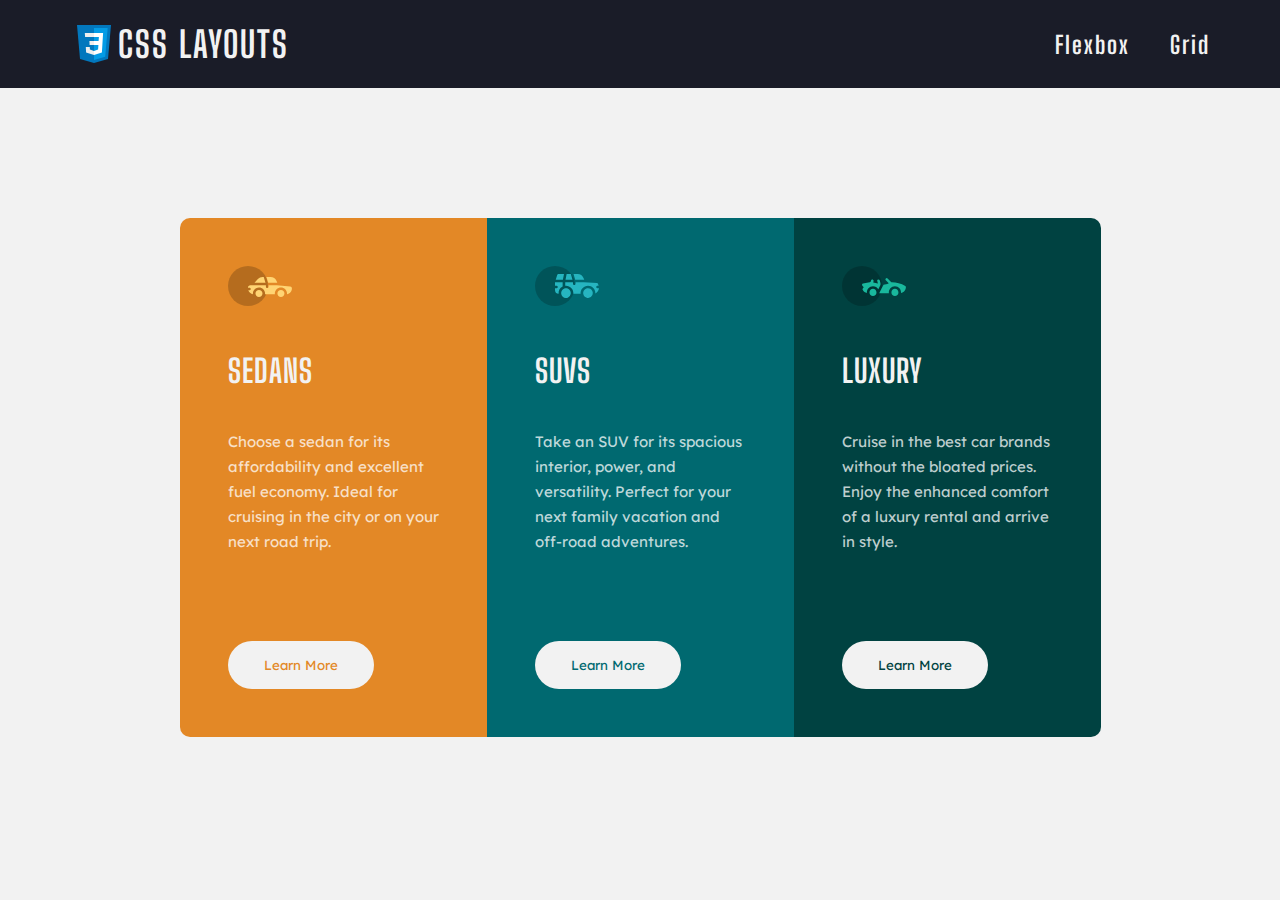
<file: index.html>
<!DOCTYPE html>
<html lang="en">
<head>
    <meta charset="UTF-8">
    <meta http-equiv="X-UA-Compatible" content="IE=edge">
    <meta name="viewport" content="width=device-width, initial-scale=1.0">
    <title>Flexbox layout</title>
    <link rel="stylesheet" href="style.css" type="text/css">
    <!-- Google Fonts -->
    <link href="https://fonts.googleapis.com/css2?family=Lexend+Deca&display=swap" rel="stylesheet">
    <link href="https://fonts.googleapis.com/css2?family=Big+Shoulders+Display&display=swap" rel="stylesheet">
</head>
<body id="flex">
    <header>
        <nav class="nav-flex">
            <div class="logo"><img src="icons and images/icons8-css3.svg" alt="CSS">CSS LAYOUTS</div>
            <div class="nav-links">
                <a href="index.html" class="nav-item color-flex">Flexbox</a>
                <a href="grid.html" class="nav-item color-flex">Grid</a>
            </div>
        </nav>
    </header>
    <main id="flexbox">
        <section class="flex-container">
            <article class="card sedans">
                <svg width="64" height="40" xmlns="http://www.w3.org/2000/svg"><g fill="none" fill-rule="evenodd"><circle fill="#000" opacity=".201" cx="20" cy="20" r="20"/><path d="M52.936 24.11c1.942 0 3.517 1.542 3.517 3.445 0 1.903-1.575 3.445-3.517 3.445s-3.516-1.542-3.516-3.445c0-1.903 1.574-3.445 3.516-3.445zm-21.957 0c1.942 0 3.517 1.542 3.517 3.445 0 1.903-1.575 3.445-3.517 3.445s-3.516-1.542-3.516-3.445c0-1.903 1.574-3.445 3.516-3.445zm6.948-4.848v1.429c0 .716.61 1.293 1.348 1.259a1.295 1.295 0 001.225-1.295v-1.393h8.256l13.483 1.313c.956.093 1.676.881 1.676 1.814 0 2.89-2.126 5.303-4.926 5.819.397-3.557-2.458-6.62-6.053-6.62-3.646 0-6.504 3.14-6.039 6.723h-9.879c.466-3.588-2.397-6.722-6.039-6.722-3.595 0-6.45 3.062-6.052 6.62-2.14-.398-3.916-1.912-4.61-3.931h1.142c.731 0 1.32-.598 1.285-1.322-.033-.678-.629-1.2-1.322-1.2H20v-.251c0-1.274 1.066-2.243 2.306-2.243h15.62zM42.59 11c2.645 0 4.99 1.556 5.972 3.963l.726 1.779H40.17L38.413 11h4.178zm-6.865 0l1.758 5.741H26.505l3.357-3.654A6.502 6.502 0 0134.644 11h1.082z" fill="#FFD473" fill-rule="nonzero"/></g></svg>
                <h1>SEDANS</h1>
                <p>Choose a sedan for its affordability and excellent fuel economy. Ideal for cruising in the city or on your next road trip.</p>
                <button type="submit" class="btn1">Learn More</button>
            </article>
            <article class="card suvs">
                <svg width="64" height="40" xmlns="http://www.w3.org/2000/svg"><g fill="none" fill-rule="evenodd"><circle fill="#000" opacity=".201" cx="20" cy="20" r="20"/><path d="M31.002 22.358c2.917 0 5.18 2.593 4.762 5.506a4.828 4.828 0 01-2.962 3.778 4.797 4.797 0 01-5.3-1.165c-1.188-1.26-1.235-2.613-1.263-2.613-.42-2.924 1.857-5.506 4.763-5.506zm22 0c3.457 0 5.798 3.567 4.41 6.744A4.816 4.816 0 0152.3 31.94a4.826 4.826 0 01-4.06-4.077c-.42-2.915 1.846-5.506 4.762-5.506zm-15.04-6.083v1.462a1.29 1.29 0 001.352 1.29c.693-.033 1.227-.631 1.227-1.326v-1.426h8.3l13.056.716a1.29 1.29 0 011.164.917c.27.895.446 1.477.563 1.87h-1.047c-.694 0-1.291.534-1.324 1.228a1.29 1.29 0 001.288 1.352h1.445c-.164 2.225-1.57 4.193-3.6 5.05.13-4.212-3.255-7.63-7.384-7.63-4.317 0-7.762 3.718-7.358 8.086h-7.285c.43-4.655-3.503-8.531-8.131-8.046v-3.543h7.734zm-10.312 0v4.308a7.4 7.4 0 00-4.006 7.274 3.874 3.874 0 01-3.642-3.864v-1.635h1.46a1.29 1.29 0 000-2.58h-1.461v-3.213l.003-.29h7.646zm14.986-8.196c2.65 0 5 1.592 5.984 4.055l.63 1.579a5.525 5.525 0 01-.065-.004l-.026-.002-.034-.002-.022-.002a4.178 4.178 0 00-.224-.006l-.098-.001h-.039l-.136-.001h-.052l-.326-.001H40.211L38.528 8.08zm-13.632 0l-1.122 5.616h-7.144l1.47-4.71a1.29 1.29 0 011.231-.906h5.565zm6.832 0l1.683 5.615h-7.007l1.121-5.615h4.203z" fill="#26B5C0" fill-rule="nonzero"/></g></svg>
                <h1>SUVS</h1>
                <p>Take an SUV for its spacious interior, power, and versatility. Perfect for your next family vacation and off-road adventures.</p>
                <button type="submit" class="btn2">Learn More</button>
            </article>
            <article class="card luxury">
                <svg width="64" height="40" xmlns="http://www.w3.org/2000/svg"><g fill="none" fill-rule="evenodd"><circle fill="#000" opacity=".201" cx="20" cy="20" r="20"/><path d="M30.98 22.835c1.941 0 3.516 1.604 3.516 3.583 0 1.978-1.575 3.582-3.517 3.582s-3.516-1.604-3.516-3.582c0-1.979 1.574-3.583 3.516-3.583zm21.956 0c1.942 0 3.517 1.604 3.517 3.583 0 1.978-1.575 3.582-3.517 3.582s-3.516-1.604-3.516-3.582c0-1.979 1.574-3.583 3.516-3.583zm-9.143-10.45a1.27 1.27 0 011.819 0l3.715 3.784c4.444-.115 9.7 1.142 13.964 3.753.387.237.624.664.624 1.124 0 3.006-2.126 5.514-4.926 6.05.397-3.698-2.458-6.882-6.053-6.882-3.646 0-6.504 3.264-6.039 6.99h-9.669c.76-1.544.993-2.026 1.337-2.711l.082-.162c.421-.835 1.056-2.07 2.883-5.65 1.68-.023 3.47-.408 5.247-1.403l-2.984-3.04a1.328 1.328 0 010-1.854zm-7.68 1.064c.683-.2 1.395.202 1.592.898l.749 2.652a3.46 3.46 0 01-.247 2.51l-1.733 3.395-.216.424c-1.07-1.89-3.06-3.114-5.279-3.114-3.595 0-6.45 3.184-6.052 6.885-1.832-.347-3.414-1.537-4.278-3.276a1.331 1.331 0 01.117-1.376l.955-1.303-1.325-1.295c-.751-.735-.376-2.024.64-2.231l6.614-1.346.13-.026c.092-.019.145-.03.157-.031.314-.146 1.07-.591 1.07-1.506 0-.734.592-1.327 1.316-1.31.712.016 1.268.662 1.256 1.388a4.11 4.11 0 01-.348 1.611 22.69 22.69 0 014.7 1.146l-.7-2.473a1.314 1.314 0 01.882-1.622z" fill="#19B89D" fill-rule="nonzero"/></g></svg>
                <h1>LUXURY</h1>
                <p>Cruise in the best car brands without the bloated prices. Enjoy the enhanced comfort of a luxury rental and arrive in style.</p>
                <button type="submit" class="btn3">Learn More</button>
            </article>
        </section>
    </main>
</body>
</html>
</file>
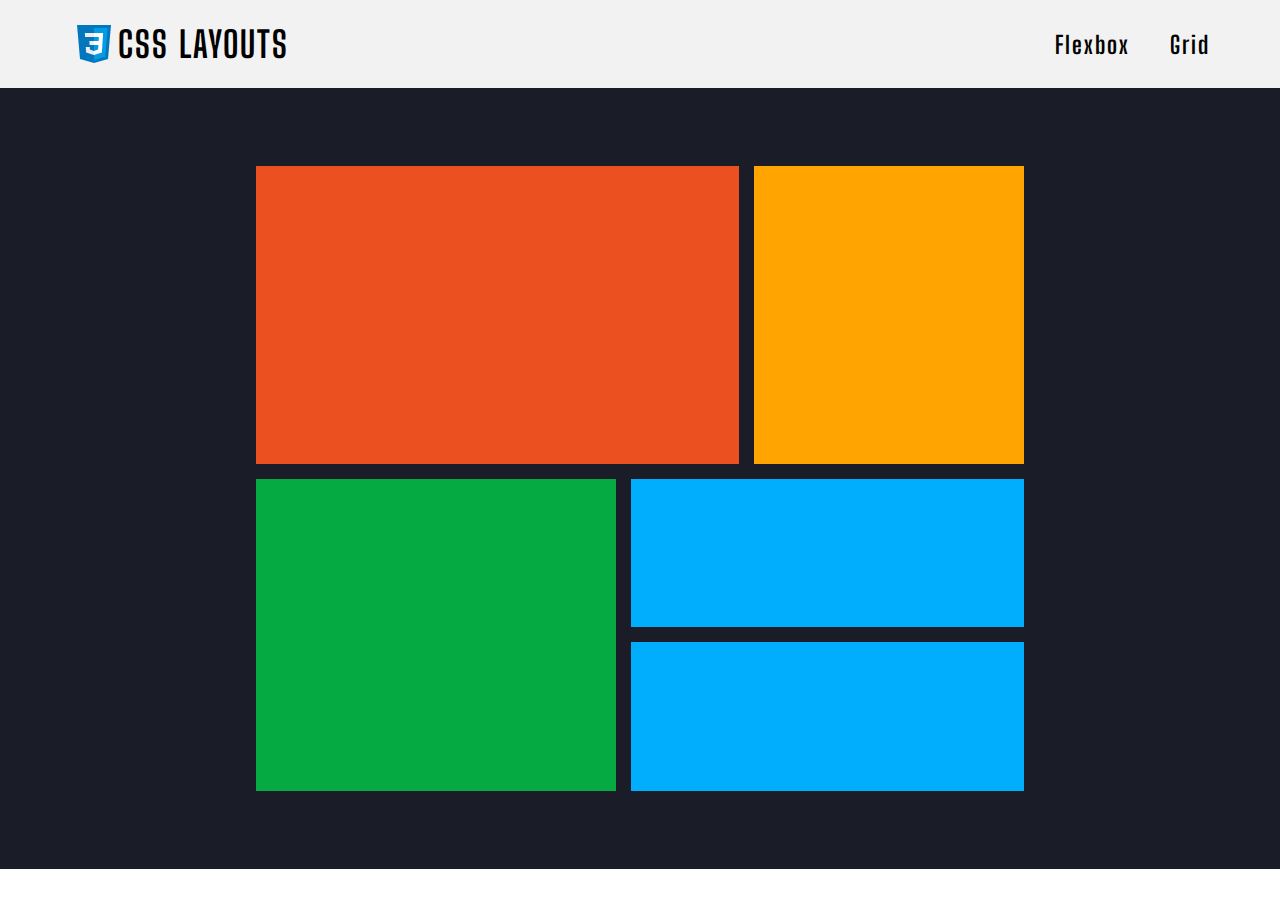
<file: grid.html>
<!DOCTYPE html>
<html lang="en">
<head>
    <meta charset="UTF-8">
    <meta http-equiv="X-UA-Compatible" content="IE=edge">
    <meta name="viewport" content="width=device-width, initial-scale=1.0">
    <title>Grid layout</title>
    <link rel="stylesheet" href="style.css" type="text/css">
    <link href="https://fonts.googleapis.com/css2?family=Big+Shoulders+Display&display=swap" rel="stylesheet">
</head>
<body>
    <header>
        <nav class="nav-grid">
            <div class="logo"><img src="icons and images/icons8-css3.svg" alt="CSS">CSS LAYOUTS</div>
            <div class="nav-links">
                <a href="index.html" class="nav-item">Flexbox</a>
                <a href="grid.html" class="nav-item">Grid</a>
            </div>
        </nav>
    </header>
    <main id="grid">
        <div class="grid-container">
            <div class="item1"></div>
            <div class="item2"></div>
            <div class="item3"></div>
            <div class="item4"></div>
            <div class="item5"></div>
        </div>
    </main>
</body>
</html>
</file>
<file: style.css>
*{
    margin: 0;
    padding: 0;
    box-sizing: border-box;  
}

/* header styling */
nav{
    display: flex;
    align-items: center;
    justify-content: space-between;
    padding: 20px 70px;
    background-color: hsl(0, 0%, 95%);
}
.nav-flex{
    color: hsl(0, 0%, 95%);
    background-color: rgb(26,28,40);
}
.logo{
    display: flex;
    align-items: center;
    letter-spacing: 2px;
    font: 700 36px 'Big Shoulders Display', cursive;
}
.nav-links{
    display: flex;
    column-gap: 40px;
    letter-spacing: 2px;
    font: 700 24px 'Big Shoulders Display', cursive;
}
.nav-item{
    color: #000;
    text-decoration: none;
}
.color-flex{
    color: hsl(0, 0%, 95%);;
}

/* CSS Flexbox styling */
#flex{
    height: 86.5vh;
    font: 400 15px 'Lexend Deca', sans-serif;
    background-color: hsl(0, 0%, 95%);
}
#flexbox{
    height: 100%;
    display: flex;
    justify-content: center;
    align-items: center;
} 
.flex-container{
    display: flex;
    flex-wrap: wrap;
}
.card{
    width: 307px;
    padding: 48px   
}
.sedans{
    border-radius: 10px 0px 0px 10px;
    background-color: hsl(31, 77%, 52%);
}
.suvs{
    background-color: hsl(184, 100%, 22%);
}
.luxury{
    border-radius: 0px 10px 10px 0px;
    background-color: hsl(179, 100%, 13%);
}
svg{
    margin-bottom: 42px;
}
h1{
    color: hsl(0, 0%, 95%);
    letter-spacing: 1px;
    font: 700 32px 'Big Shoulders Display', cursive;
    margin-bottom: 39px;
}
p{
    line-height: 25px;
    color: hsla(0, 0%, 100%, 0.75);
    margin-bottom: 87px;
}
button{
    font-family: 'Lexend Deca', sans-serif;;
    width: 146px;
    height: 48px;
    background-color: hsl(0, 0%, 95%);
    border: none;
    border-radius: 50px;
    outline: none;
    cursor: pointer;
}
button:hover{
    color: hsl(0, 0%, 95%);
    background-color: inherit;
    border: 2px solid hsl(0, 0%, 95%);
}
.btn1{color: hsl(31, 77%, 52%)}
.btn2{color: hsl(184, 100%, 22%)}
.btn3{color: hsl(179, 100%, 13%)}

/* CSS Grid styling */
#grid{
    width: 100vw;
    height: 86.8vh;
    background-color: rgb(26,28,40);
    display: grid;
    align-items: center;
    justify-items: center;
}
.grid-container{
    width: 60%;
    height: 80%;
    display: grid;
    grid-template-columns: 2fr 0.6fr 1.5fr;
    grid-template-rows: 2fr 1fr 1fr;
    gap:15px;
}
.item1{
    grid-area: 1/1/2/3;
    background:rgb(235,80,32);
}
.item2{
    background:rgb(255,164,1);
}
.item3{
    grid-area: 2/1/4/1;
    background:rgb(5,170,66);
}
.item4{
    grid-area: 2/2/2/4;
    background:rgb(1,174,253);
}
.item5{
    grid-area: 3/2/3/4;
    background:rgb(1,174,253);
}

/* header media queries */
@media (max-width:768px) {
    nav{
        padding: 7px 17px 7px 11px;;
    }
    .logo{
        letter-spacing: 1px;
        font-size: 24px;
    }
    .nav-links{
        column-gap: 15px;
        letter-spacing: 1px;
        font-size: 16px;
    }  
}
@media (min-width:769px) and (max-width:920px){
    .nav-grid{
        padding: 15px 24px
    }
}
@media (min-width:921px) and (max-width:1100px){
    .nav-flex{
        padding: 24px 24px
    }
}

/* Flexbox media queries */
@media (max-width:768px) {
    #flexbox{
        height: auto;
        margin-top: 40px;
    }
    .flex-container{
        display: flex;
        flex-direction: column;
        width: 85%;
        margin-bottom: 40px;
    }
    .card{
        width: 100%;
        padding: 48px;
    }
    .sedans {
        border-radius: 10px 10px 0px 0px;
    }
    .luxury {
        border-radius: 0px 0px 10px 10px;
    }
}
@media (min-width:769px) and (max-width:960px){
    #flex{
        height: auto
    }
    .flex-container{
        display: flex;
        align-items: center;
        justify-content: center;
        width: 85%;
        margin: 45px 0;
    }
    .sedans {
        border-radius: 10px 0px 0px 0px;
    }
    .suvs{
        border-radius: 0px 10px 0px 0px;
    }
    .luxury{
        width: 614px;
        border-radius: 0px 0px 10px 10px;
    }
}

/* Grid media queries */
@media (min-width:320px) and (max-width:1200px){
    .grid-container{
        width: 90%;
    }
}
@media (min-width:1024px) and (max-width:1279px){
    .grid-container{
        width: 70%;
    }
}

/* Style Guide 
# Front-end Style Guide

## Layout

The designs were created to the following widths:

- Mobile: 375px
- Desktop: 1440px

## Colors

### Primary

Bright orange: hsl(31, 77%, 52%)
Dark cyan: hsl(184, 100%, 22%)
Very dark cyan: hsl(179, 100%, 13%)

### Neutral

Transparent white (paragraphs): hsla(0, 0%, 100%, 0.75)
Very light gray (background, headings, buttons): hsl(0, 0%, 95%)

## Typography

### Body Copy

- Font size: 15px

### Font

- Family: [Lexend Deca](https://fonts.google.com/specimen/Lexend+Deca)
- Weights: 400

- Family: [Big Shoulders Display](https://fonts.google.com/specimen/Big+Shoulders+Display)
- Weights: 700 *
</file>
